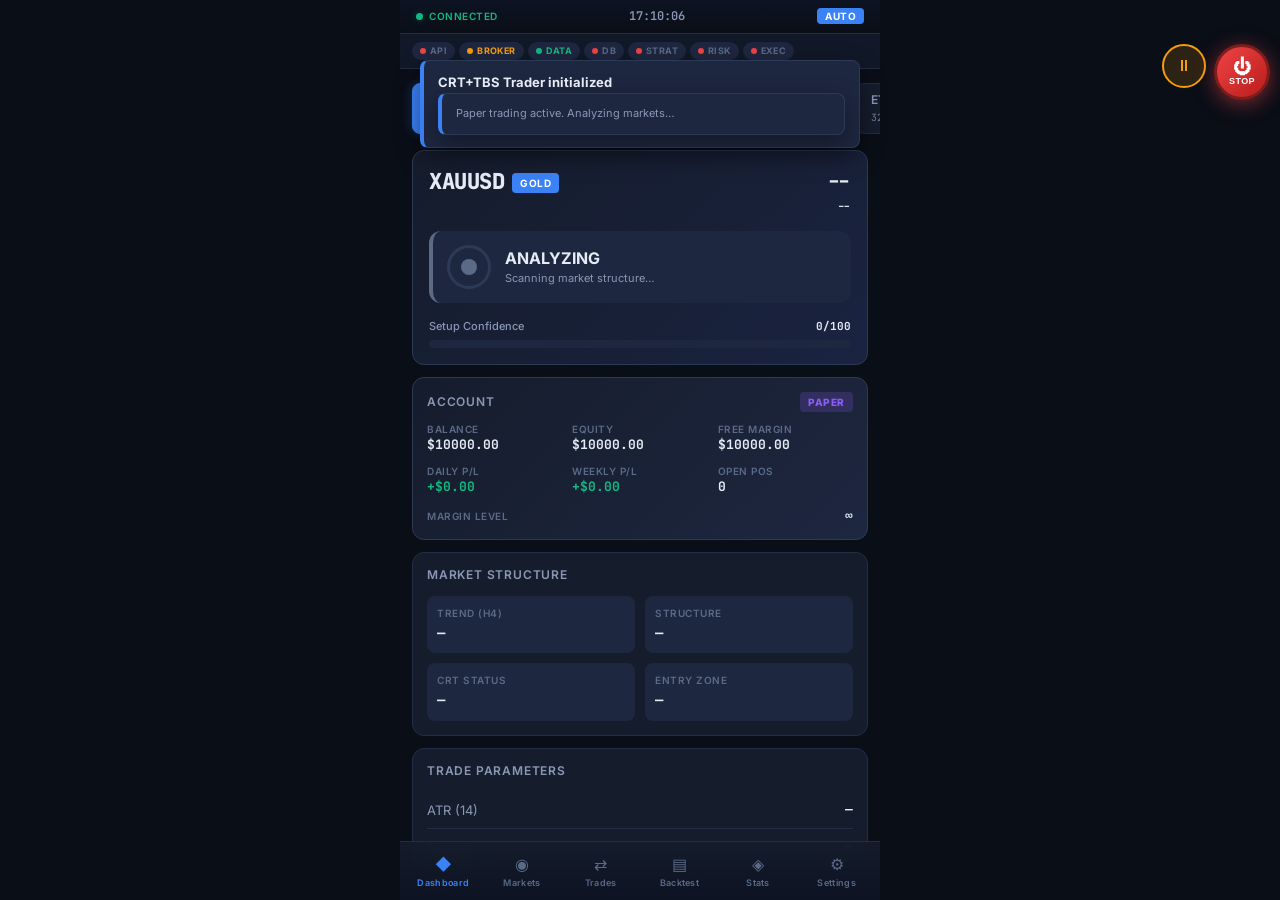
<file: index.html>
<!DOCTYPE html>
<html lang="en">
<head>
<meta charset="UTF-8">
<meta name="viewport" content="width=device-width, initial-scale=1.0, maximum-scale=1.0, user-scalable=no">
<meta name="theme-color" content="#0a0e17">
<meta name="apple-mobile-web-app-capable" content="yes">
<meta name="apple-mobile-web-app-status-bar-style" content="black-translucent">
<title>CRT+TBS Trader — Adaptive Multi-Asset</title>
<link rel="preconnect" href="https://fonts.googleapis.com">
<link rel="preconnect" href="https://fonts.gstatic.com" crossorigin>
<link href="https://fonts.googleapis.com/css2?family=Inter:wght@300;400;500;600;700;800&family=JetBrains+Mono:wght@400;500;600;700&display=swap" rel="stylesheet">
<link rel="manifest" href="manifest.json">
<link rel="stylesheet" href="css/styles.css">
<link rel="stylesheet" href="css/upgrade.css">
</head>
<body>

<div id="app">
  <!-- Status Bar -->
  <div class="status-bar">
    <div class="status-left">
      <span class="connection-dot connected" id="connDot"></span>
      <span class="conn-text" id="connText">CONNECTED</span>
    </div>
    <div class="status-center">
      <span id="clockDisplay">--:--</span>
    </div>
    <div class="status-right">
      <span id="sessionBadge" class="session-badge">AUTO</span>
    </div>
  </div>

  <!-- App Container -->
  <div class="app-container">

    <!-- ===== DASHBOARD TAB ===== -->
    <div class="tab-content active" id="tab-dashboard">

      <!-- Symbol Selector -->
      <div class="symbol-ribbon">
        <div class="symbol-tabs" id="symbolTabs">
          <!-- Populated by JS -->
        </div>
      </div>

      <!-- Main Signal Card -->
      <div class="card signal-card" id="signalCard">
        <div class="card-header">
          <div class="asset-info">
            <span class="asset-name" id="assetName">XAUUSD</span>
            <span class="asset-type-badge" id="assetType">GOLD</span>
          </div>
          <div class="asset-price-box">
            <span class="asset-price" id="assetPrice">--</span>
            <span class="asset-change" id="assetChange">--</span>
          </div>
        </div>

        <div class="signal-display">
          <div class="signal-badge" id="signalBadge">
            <div class="signal-ring"></div>
            <div class="signal-text">
              <span class="signal-label" id="signalLabel">ANALYZING</span>
              <span class="signal-sub" id="signalSub">Scanning market structure…</span>
            </div>
          </div>
        </div>

        <div class="confidence-bar-wrap">
          <div class="confidence-label-row">
            <span>Setup Confidence</span>
            <span class="conf-value" id="confValue">0/100</span>
          </div>
          <div class="confidence-track">
            <div class="confidence-fill" id="confFill" style="width:0%"></div>
          </div>
        </div>
      </div>

      <!-- Market Structure Grid -->
      <div class="card">
        <div class="card-title">Market Structure</div>
        <div class="grid-2">
          <div class="stat-block">
            <span class="stat-label">Trend (H4)</span>
            <span class="stat-value" id="trendValue">—</span>
          </div>
          <div class="stat-block">
            <span class="stat-label">Structure</span>
            <span class="stat-value" id="structureValue">—</span>
          </div>
          <div class="stat-block">
            <span class="stat-label">CRT Status</span>
            <span class="stat-value" id="crtStatus">—</span>
          </div>
          <div class="stat-block">
            <span class="stat-label">Entry Zone</span>
            <span class="stat-value" id="entryZone">—</span>
          </div>
        </div>
      </div>

      <!-- Trade Parameters -->
      <div class="card">
        <div class="card-title">Trade Parameters</div>
        <div class="param-list">
          <div class="param-row">
            <span class="p-label">ATR (14)</span>
            <span class="p-value mono" id="atrValue">—</span>
          </div>
          <div class="param-row">
            <span class="p-label">Spread</span>
            <span class="p-value mono" id="spreadValue">—</span>
          </div>
          <div class="param-row">
            <span class="p-label">Risk</span>
            <span class="p-value mono" id="riskValue">—</span>
          </div>
          <div class="param-row">
            <span class="p-label">Stop Loss</span>
            <span class="p-value mono red" id="slValue">—</span>
          </div>
          <div class="param-row">
            <span class="p-label">Take Profit</span>
            <span class="p-value mono green" id="tpValue">—</span>
          </div>
          <div class="param-row">
            <span class="p-label">R:R Ratio</span>
            <span class="p-value mono" id="rrValue">—</span>
          </div>
          <div class="param-row">
            <span class="p-label">Lot Size</span>
            <span class="p-value mono" id="lotValue">—</span>
          </div>
        </div>
      </div>

      <!-- Daily Performance -->
      <div class="card">
        <div class="card-title">Today's Performance</div>
        <div class="grid-4">
          <div class="stat-block mini">
            <span class="stat-label">Trades</span>
            <span class="stat-value small" id="todayTrades">0</span>
          </div>
          <div class="stat-block mini">
            <span class="stat-label">Win Rate</span>
            <span class="stat-value small" id="winRate">—</span>
          </div>
          <div class="stat-block mini">
            <span class="stat-label">P/L</span>
            <span class="stat-value small green" id="todayPL">$0.00</span>
          </div>
          <div class="stat-block mini">
            <span class="stat-label">Drawdown</span>
            <span class="stat-value small red" id="drawdown">0.0%</span>
          </div>
        </div>
        <div class="progress-row">
          <div class="progress-label">
            <span>Daily Risk Used</span>
            <span id="riskUsedLabel">0%</span>
          </div>
          <div class="progress-track">
            <div class="progress-fill risk" id="riskUsed" style="width:0%"></div>
          </div>
        </div>
        <div class="progress-row">
          <div class="progress-label">
            <span>Daily Progress</span>
            <span id="dailyProgressLabel">0%</span>
          </div>
          <div class="progress-track">
            <div class="progress-fill profit" id="dailyProgress" style="width:0%"></div>
          </div>
        </div>
      </div>

      <!-- Chart Area -->
      <div class="card chart-card">
        <div class="card-title">Price Action &amp; Structure</div>
        <canvas id="priceChart" class="price-canvas"></canvas>
        <div class="chart-legend">
          <span class="legend-item"><span class="legend-dot bull"></span>Bullish</span>
          <span class="legend-item"><span class="legend-dot bear"></span>Bearish</span>
          <span class="legend-item"><span class="legend-dot fvg"></span>FVG</span>
          <span class="legend-item"><span class="legend-dot liq"></span>Liquidity</span>
        </div>
      </div>

      <!-- Action Buttons -->
      <div class="action-bar">
        <button class="btn btn-secondary" id="btnPaper" onclick="togglePaperMode()">
          <span class="btn-icon">📊</span><span>Paper Trading</span>
        </button>
        <button class="btn btn-primary" id="btnTrade" onclick="toggleAutoTrading()">
          <span class="btn-icon">▶</span><span id="btnTradeText">Start Auto Trade</span>
        </button>
      </div>
    </div>

    <!-- ===== MARKETS TAB ===== -->
    <div class="tab-content" id="tab-markets">
      <div class="page-title">Markets</div>
      <div class="search-box">
        <input type="text" id="marketSearch" placeholder="Search symbols…" oninput="filterMarkets()">
      </div>
      <div class="asset-class-tabs" id="assetClassTabs">
        <!-- JS populated -->
      </div>
      <div class="market-list" id="marketList">
        <!-- JS populated -->
      </div>
    </div>

    <!-- ===== TRADES TAB ===== -->
    <div class="tab-content" id="tab-trades">
      <div class="page-title">Open Positions</div>
      <div class="trades-subtabs">
        <button class="subtab active" data-stab="open" onclick="switchTradesTab('open')">Open (<span id="openCount">0</span>)</button>
        <button class="subtab" data-stab="pending" onclick="switchTradesTab('pending')">Pending (<span id="pendingCount">0</span>)</button>
        <button class="subtab" data-stab="history" onclick="switchTradesTab('history')">History</button>
      </div>
      <div id="tradesList" class="trades-list">
        <div class="empty-state">No open positions</div>
      </div>
    </div>

    <!-- ===== BACKTEST TAB ===== -->
    <div class="tab-content" id="tab-backtest">
      <div class="page-title">Backtesting</div>
      <div class="card">
        <div class="card-title">Strategy Comparison</div>
        <div class="form-group">
          <label>Symbol</label>
          <select id="btSymbol" class="form-select"></select>
        </div>
        <div class="form-group">
          <label>Timeframe</label>
          <select id="btTimeframe" class="form-select">
            <option value="M5">M5</option>
            <option value="M15" selected>M15</option>
            <option value="H1">H1</option>
            <option value="H4">H4</option>
          </select>
        </div>
        <div class="form-group">
          <label>Initial Balance</label>
          <input type="number" id="btBalance" class="form-input" value="10000">
        </div>
        <div class="form-group">
          <label>Bars to Simulate</label>
          <input type="number" id="btBars" class="form-input" value="2000">
        </div>
        <button class="btn btn-primary full" onclick="runBacktest()">Run Backtest</button>
      </div>

      <div class="card" id="btResults" style="display:none">
        <div class="card-title">Results</div>
        <div class="grid-3">
          <div class="stat-block"><span class="stat-label">Total Trades</span><span class="stat-value" id="btTrades">0</span></div>
          <div class="stat-block"><span class="stat-label">Win Rate</span><span class="stat-value" id="btWinRate">—</span></div>
          <div class="stat-block"><span class="stat-label">Net Profit</span><span class="stat-value green" id="btProfit">$0</span></div>
          <div class="stat-block"><span class="stat-label">Profit Factor</span><span class="stat-value" id="btPF">—</span></div>
          <div class="stat-block"><span class="stat-label">Max DD</span><span class="stat-value red" id="btDD">0%</span></div>
          <div class="stat-block"><span class="stat-label">Avg RR</span><span class="stat-value" id="btRR">—</span></div>
        </div>
        <div class="bt-equity-wrap">
          <canvas id="equityChart" class="equity-canvas"></canvas>
        </div>
      </div>
    </div>

    <!-- ===== SETTINGS TAB ===== -->
    <div class="tab-content" id="tab-settings">
      <div class="page-title">Settings</div>

      <div class="card">
        <div class="card-title">Trading Mode</div>
        <div class="mode-selector" id="modeSelector">
          <button class="mode-btn active" data-mode="auto">Auto</button>
          <button class="mode-btn" data-mode="scalping">Scalping</button>
          <button class="mode-btn" data-mode="intraday">Intraday</button>
          <button class="mode-btn" data-mode="swing">Swing</button>
        </div>
      </div>

      <div class="card">
        <div class="card-title">Risk Management</div>
        <div class="form-group">
          <label>Risk Profile</label>
          <select id="riskProfile" class="form-select" onchange="updateRiskProfile()">
            <option value="conservative">Conservative (0.5%)</option>
            <option value="balanced" selected>Balanced (1%)</option>
            <option value="aggressive">Aggressive (2%)</option>
            <option value="custom">Custom</option>
          </select>
        </div>
        <div class="form-group">
          <label>Risk Per Trade (%)</label>
          <input type="range" id="riskSlider" min="0.1" max="5" step="0.1" value="1" oninput="updateRiskDisplay()">
          <div class="range-val" id="riskSliderVal">1.0%</div>
        </div>
        <div class="form-group">
          <label>Minimum Confidence Threshold</label>
          <input type="range" id="confSlider" min="50" max="95" step="1" value="75" oninput="updateConfDisplay()">
          <div class="range-val" id="confSliderVal">75/100</div>
        </div>
        <div class="form-group">
          <label>Minimum Risk:Reward</label>
          <input type="range" id="rrSlider" min="1" max="5" step="0.1" value="2" oninput="updateRRDisplay()">
          <div class="range-val" id="rrSliderVal">1:2.0</div>
        </div>
        <div class="form-group switch-row">
          <label>Small Account Mode</label>
          <label class="switch"><input type="checkbox" id="smallAccountMode"><span class="slider-sw"></span></label>
        </div>
        <div class="form-group switch-row">
          <label>Partial Profit Taking (TP1/TP2/TP3)</label>
          <label class="switch"><input type="checkbox" id="partialTP" checked><span class="slider-sw"></span></label>
        </div>
        <div class="form-group switch-row">
          <label>Break-Even After TP1</label>
          <label class="switch"><input type="checkbox" id="breakEven" checked><span class="slider-sw"></span></label>
        </div>
        <div class="form-group switch-row">
          <label>Trailing Stop</label>
          <label class="switch"><input type="checkbox" id="trailingStop" checked><span class="slider-sw"></span></label>
        </div>
      </div>

      <div class="card">
        <div class="card-title">Daily Limits</div>
        <div class="form-group">
          <label>Max Daily Loss (%)</label>
          <input type="number" id="maxDailyLoss" class="form-input" value="5" step="0.5">
        </div>
        <div class="form-group">
          <label>Daily Profit Target (%)</label>
          <input type="number" id="dailyTarget" class="form-input" value="3" step="0.5">
        </div>
        <div class="form-group">
          <label>Max Trades Per Day</label>
          <input type="number" id="maxDailyTrades" class="form-input" value="10">
        </div>
        <div class="form-group">
          <label>Max Consecutive Losses</label>
          <input type="number" id="maxConsecLoss" class="form-input" value="5">
        </div>
        <div class="form-group switch-row">
          <label>Stop Trading at Daily Target</label>
          <label class="switch"><input type="checkbox" id="stopAtTarget" checked><span class="slider-sw"></span></label>
        </div>
      </div>

      <div class="card">
        <div class="card-title">News Filter</div>
        <div class="form-group">
          <label>News Filter Level</label>
          <select id="newsFilter" class="form-select">
            <option value="off">OFF</option>
            <option value="low">Low Impact Only</option>
            <option value="high" selected>High Impact Filter</option>
            <option value="all">No Trading Around Major News</option>
          </select>
        </div>
      </div>

      <div class="card">
        <div class="card-title">Broker Connection</div>
        <div class="form-group">
          <label>Execution Mode</label>
          <div class="mode-selector" id="executionMode">
            <button class="mode-btn active" data-exec="demo">Demo (Simulated)</button>
            <button class="mode-btn" data-exec="live" id="liveExecBtn">Live</button>
          </div>
          <div class="risk-warning" id="riskWarning" style="display:none">
            <strong>⚠️ Real-money trading carries substantial risk.</strong><br>
            Automated strategies can and will lose money. Never trade with capital you cannot afford to lose.
            Past or simulated performance is not indicative of future results.
          </div>
        </div>
        <div class="form-group">
          <label>Broker / Endpoint</label>
          <select id="brokerSelect" class="form-select" onchange="UI.renderBrokerFields()">
            <option value="simulated">Simulated (Paper Trading)</option>
            <option value="metaapi">MetaTrader via MetaApi.cloud (Exness, IC Markets, etc.)</option>
            <option value="mt5-local">MetaTrader 5 (self-hosted Windows VPS bridge)</option>
            <option value="ctrader">cTrader Open API</option>
            <option value="binance">Binance (Crypto)</option>
            <option value="coinbase">Coinbase Advanced Trade</option>
          </select>
        </div>
        <div id="brokerFields"></div>
        <div class="form-group">
          <label>Account Balance (for simulation / display)</label>
          <input type="number" id="accountBalance" class="form-input" value="10000" step="100">
        </div>
        <div class="demo-gate" id="demoGate" style="display:none">
          <div class="gate-label">Demo Performance Gate</div>
          <div class="gate-stats" id="gateStats">Complete 50+ demo trades with ≥55% win rate and <5% max DD to enable live trading.</div>
          <div class="gate-progress">
            <div class="gate-bar"><div class="gate-fill" id="gateFill" style="width:0%"></div></div>
            <div class="gate-pct" id="gatePct">0%</div>
          </div>
          <div class="gate-status" id="gateStatus">LOCKED</div>
        </div>
        <button class="btn btn-secondary full" onclick="saveSettings()">Save Settings</button>
        <button class="btn btn-primary full" id="connectBtn" onclick="BrokerUI.connect()" style="margin-top:8px;display:none">Connect Broker</button>
      </div>

      <div class="app-footer">
        <div>CRT + TBS Adaptive Trader v1.0</div>
        <div class="footer-sub">Capital Preservation First</div>
      </div>
    </div>

    <!-- ===== STATS TAB ===== -->
    <div class="tab-content" id="tab-stats">
      <div class="page-title">Performance Statistics</div>
      <div class="card">
        <div class="card-title">Per-Asset Performance</div>
        <div id="assetStats" class="asset-stats-list"></div>
      </div>
      <div class="card">
        <div class="card-title">Strategy Optimization</div>
        <div class="insights-list" id="insightsList">
          <div class="empty-state">Collecting trading data… Run trades or backtest to generate insights.</div>
        </div>
      </div>
    </div>

  </div>

  <!-- Bottom Nav -->
  <nav class="bottom-nav">
    <button class="nav-btn active" data-tab="dashboard" onclick="switchTab('dashboard')">
      <span class="nav-icon">◆</span><span class="nav-label">Dashboard</span>
    </button>
    <button class="nav-btn" data-tab="markets" onclick="switchTab('markets')">
      <span class="nav-icon">◉</span><span class="nav-label">Markets</span>
    </button>
    <button class="nav-btn" data-tab="trades" onclick="switchTab('trades')">
      <span class="nav-icon">⇄</span><span class="nav-label">Trades</span>
    </button>
    <button class="nav-btn" data-tab="backtest" onclick="switchTab('backtest')">
      <span class="nav-icon">▤</span><span class="nav-label">Backtest</span>
    </button>
    <button class="nav-btn" data-tab="stats" onclick="switchTab('stats')">
      <span class="nav-icon">◈</span><span class="nav-label">Stats</span>
    </button>
    <button class="nav-btn" data-tab="settings" onclick="switchTab('settings')">
      <span class="nav-icon">⚙</span><span class="nav-label">Settings</span>
    </button>
  </nav>

  <!-- Toast Notifications -->
  <div id="toastContainer" class="toast-container"></div>

  <!-- Trade Alert Modal -->
  <div id="alertModal" class="modal-overlay" onclick="if(event.target===this)closeModal()">
    <div class="modal">
      <div class="modal-header">
        <span id="modalTitle">Signal Alert</span>
        <button class="modal-close" onclick="closeModal()">✕</button>
      </div>
      <div class="modal-body" id="modalBody"></div>
    </div>
  </div>
</div>

<script src="js/assetProfiles.js"></script>
<script src="js/assetDetector.js"></script>
<script src="js/dataFeed.js"></script>
<script src="js/marketStructure.js"></script>
<script src="js/volatilityEngine.js"></script>
<script src="js/strategy.js"></script>
<script src="js/riskManager.js"></script>
<script src="js/executionEngine.js"></script>
<script src="js/notifications.js"></script>
<script src="js/statistics.js"></script>
<script src="js/backtest.js"></script>
<script src="js/charts.js"></script>
<script src="js/ui.js"></script>
<script src="js/brokerAdapters.js"></script>
<script src="js/brokerUI.js"></script>
<script src="js/upgrade.js"></script>
<script src="js/app.js"></script>

</body>
</html>
</file>
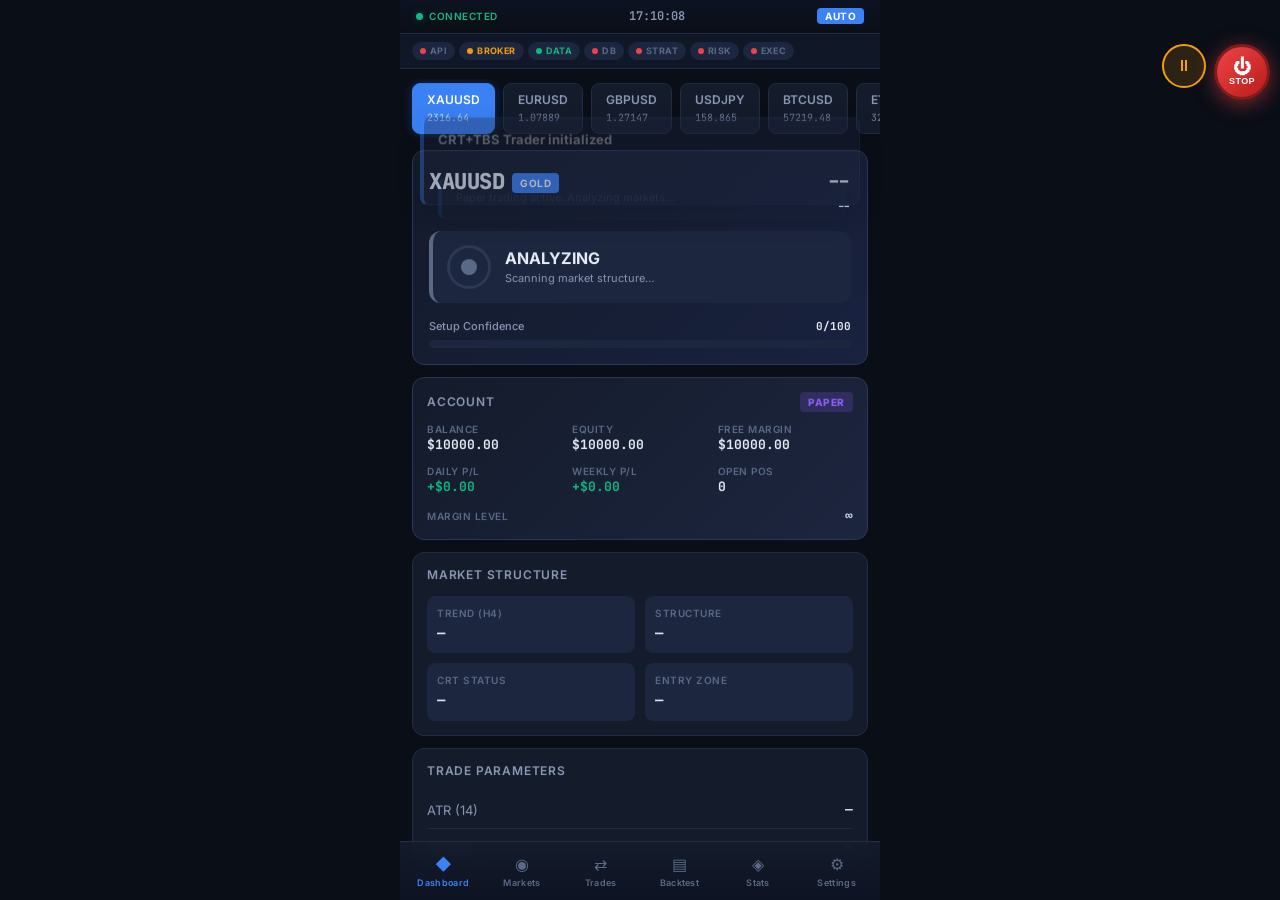
<file: mobile/index.html>
<!DOCTYPE html><html><head><meta charset="utf-8"><title>CRT+TBS Trader</title>
<meta http-equiv="refresh" content="0; url=../"></head>
<body style="background:#0a0e17;color:#e6ecf5;font-family:Inter,sans-serif;display:flex;align-items:center;justify-content:center;height:100dvh">
<div style="text-align:center"><div style="font-size:22px;font-weight:800">CRT+TBS Trader</div>
<a href="../" style="color:#3b82f6;display:block;margin-top:16px">Open app →</a></div></body></html>
</file>
<file: css/styles.css>
/* ===== CRT+TBS Adaptive Trader — Mobile-First Dark UI ===== */
:root {
  --bg-primary: #0a0e17;
  --bg-secondary: #111827;
  --bg-card: #151c2c;
  --bg-card-hover: #1a2336;
  --bg-elevated: #1e2740;
  --border: #232d45;
  --border-light: #2d3a56;

  --text-primary: #e6ecf5;
  --text-secondary: #8a98b5;
  --text-muted: #5a6a87;

  --accent: #3b82f6;
  --accent-glow: rgba(59,130,246,0.3);
  --green: #10b981;
  --green-dim: rgba(16,185,129,0.15);
  --green-glow: rgba(16,185,129,0.3);
  --red: #ef4444;
  --red-dim: rgba(239,68,68,0.15);
  --red-glow: rgba(239,68,68,0.3);
  --yellow: #f59e0b;
  --yellow-dim: rgba(245,158,11,0.15);
  --purple: #8b5cf6;
  --purple-dim: rgba(139,92,246,0.15);
  --cyan: #06b6d4;
  --cyan-dim: rgba(6,182,212,0.15);

  --font-main: 'Inter', -apple-system, BlinkMacSystemFont, sans-serif;
  --font-mono: 'JetBrains Mono', 'Courier New', monospace;

  --radius: 12px;
  --radius-sm: 8px;
  --radius-lg: 16px;

  --safe-top: env(safe-area-inset-top, 0px);
  --safe-bottom: env(safe-area-inset-bottom, 0px);
}

* { margin:0; padding:0; box-sizing:border-box; -webkit-tap-highlight-color:transparent; }

html, body {
  height:100%;
  width:100%;
  overflow:hidden;
  background: var(--bg-primary);
  color: var(--text-primary);
  font-family: var(--font-main);
  font-size: 14px;
  line-height: 1.4;
  -webkit-font-smoothing: antialiased;
}

#app {
  display:flex; flex-direction:column;
  height:100dvh; width:100vw;
  max-width:480px; margin:0 auto;
  background: var(--bg-primary);
  position:relative;
}

/* ===== Status Bar ===== */
.status-bar {
  display:flex; align-items:center; justify-content:space-between;
  padding: calc(8px + var(--safe-top)) 16px 8px;
  background: linear-gradient(180deg, #0d1322 0%, var(--bg-primary) 100%);
  font-size: 11px; font-weight:600;
  border-bottom: 1px solid var(--border);
  flex-shrink:0;
}
.status-left { display:flex; align-items:center; gap:6px; }
.connection-dot { width:7px; height:7px; border-radius:50%; }
.connection-dot.connected { background: var(--green); box-shadow:0 0 8px var(--green-glow); }
.connection-dot.disconnected { background: var(--red); }
.conn-text { color: var(--green); letter-spacing:0.5px; font-size:10px; }
#clockDisplay { font-family: var(--font-mono); color: var(--text-secondary); font-size:12px; }
.session-badge {
  background: var(--accent);
  color:#fff; padding:2px 8px; border-radius:4px;
  font-size:10px; font-weight:700; letter-spacing:0.5px;
}

/* ===== App Container ===== */
.app-container {
  flex:1; overflow-y:auto; overflow-x:hidden;
  -webkit-overflow-scrolling:touch;
  padding: 12px 12px 80px;
}
.tab-content { display:none; animation: fadeIn 0.25s ease; }
.tab-content.active { display:block; }

@keyframes fadeIn { from{opacity:0; transform:translateY(4px);} to{opacity:1; transform:translateY(0);} }
@keyframes pulse { 0%,100%{opacity:1;} 50%{opacity:0.5;} }
@keyframes slideUp { from{transform:translateY(100%);opacity:0;} to{transform:translateY(0);opacity:1;} }
@keyframes glowPulse {
  0%,100%{box-shadow:0 0 0 0 var(--glow-color,var(--accent-glow));}
  50%{box-shadow:0 0 20px 4px var(--glow-color,var(--accent-glow));}
}

/* ===== Symbol Ribbon ===== */
.symbol-ribbon {
  margin: -2px -12px 12px;
  padding: 0 12px;
  overflow-x:auto;
  -webkit-overflow-scrolling:touch;
  scrollbar-width:none;
}
.symbol-ribbon::-webkit-scrollbar { display:none; }
.symbol-tabs { display:flex; gap:8px; padding:4px 0; }
.symbol-tab {
  flex-shrink:0;
  padding: 8px 14px;
  background: var(--bg-card);
  border: 1px solid var(--border);
  border-radius: var(--radius-sm);
  font-size:12px; font-weight:600;
  color: var(--text-secondary);
  cursor:pointer;
  transition: all 0.15s;
  white-space:nowrap;
}
.symbol-tab.active {
  background: var(--accent);
  border-color: var(--accent);
  color:#fff;
  box-shadow:0 0 12px var(--accent-glow);
}
.symbol-tab .sym-price { font-family:var(--font-mono); font-size:10px; font-weight:400; opacity:0.8; margin-top:2px; display:block;}
.symbol-tab.active .sym-price { color:rgba(255,255,255,0.85); }

/* ===== Cards ===== */
.card {
  background: var(--bg-card);
  border:1px solid var(--border);
  border-radius: var(--radius);
  padding:14px;
  margin-bottom:12px;
}
.card-title {
  font-size:12px; font-weight:600;
  color: var(--text-secondary);
  text-transform:uppercase;
  letter-spacing:0.8px;
  margin-bottom:12px;
}

/* ===== Signal Card ===== */
.signal-card {
  background: linear-gradient(135deg, var(--bg-card) 0%, #1a2340 100%);
  border-color: var(--border-light);
  padding:16px;
}
.card-header {
  display:flex; justify-content:space-between; align-items:flex-start;
  margin-bottom:16px;
}
.asset-info { display:flex; align-items:center; gap:8px; }
.asset-name { font-size:22px; font-weight:800; letter-spacing:-0.5px; font-family:var(--font-mono); }
.asset-type-badge {
  font-size:10px; font-weight:700;
  padding:3px 8px; border-radius:4px;
  background: var(--accent); color:#fff;
  text-transform:uppercase; letter-spacing:0.5px;
}
.asset-type-badge.forex { background: var(--accent); }
.asset-type-badge.gold { background: var(--yellow); }
.asset-type-badge.crypto { background: var(--orange, #f97316); }
.asset-type-badge.index { background: var(--purple); }
.asset-price-box { text-align:right; }
.asset-price { font-family:var(--font-mono); font-size:20px; font-weight:700; display:block; }
.asset-change { font-size:11px; font-weight:600; font-family:var(--font-mono); }
.asset-change.up { color:var(--green); }
.asset-change.down { color:var(--red); }

.signal-display { margin: 16px 0; }
.signal-badge {
  display:flex; align-items:center; gap:14px;
  padding:14px;
  background: var(--bg-elevated);
  border-radius: var(--radius);
  border-left:4px solid var(--text-muted);
  transition: all 0.3s;
}
.signal-badge.buy {
  border-left-color: var(--green);
  background: linear-gradient(90deg, rgba(16,185,129,0.1) 0%, var(--bg-elevated) 70%);
}
.signal-badge.sell {
  border-left-color: var(--red);
  background: linear-gradient(90deg, rgba(239,68,68,0.1) 0%, var(--bg-elevated) 70%);
}
.signal-badge.waiting {
  border-left-color: var(--yellow);
}
.signal-ring {
  width:44px; height:44px; border-radius:50%;
  border:3px solid var(--border-light);
  flex-shrink:0;
  display:flex; align-items:center; justify-content:center;
  position:relative;
}
.signal-badge.buy .signal-ring { border-color: var(--green); box-shadow:0 0 16px var(--green-glow); }
.signal-badge.sell .signal-ring { border-color: var(--red); box-shadow:0 0 16px var(--red-glow); }
.signal-badge.waiting .signal-ring { border-color: var(--yellow); animation:pulse 2s infinite; }
.signal-ring::after {
  content:''; width:16px; height:16px; border-radius:50%;
  background: var(--text-muted);
}
.signal-badge.buy .signal-ring::after { background:var(--green); }
.signal-badge.sell .signal-ring::after { background:var(--red); }
.signal-badge.waiting .signal-ring::after { background:var(--yellow); }
.signal-text { flex:1; }
.signal-label { font-size:16px; font-weight:700; display:block; }
.signal-badge.buy .signal-label { color:var(--green); }
.signal-badge.sell .signal-label { color:var(--red); }
.signal-sub { font-size:11px; color:var(--text-secondary); margin-top:2px; display:block;}

.confidence-bar-wrap { margin-top:14px; }
.confidence-label-row {
  display:flex; justify-content:space-between;
  font-size:11px; color:var(--text-secondary);
  margin-bottom:6px; font-weight:500;
}
.conf-value { font-family:var(--font-mono); color:var(--text-primary); font-weight:700; }
.confidence-track {
  height:8px; background:var(--bg-elevated);
  border-radius:4px; overflow:hidden;
}
.confidence-fill {
  height:100%; border-radius:4px;
  background: linear-gradient(90deg, var(--red) 0%, var(--yellow) 40%, var(--green) 100%);
  transition: width 0.5s ease;
}

/* ===== Grids ===== */
.grid-2 { display:grid; grid-template-columns:1fr 1fr; gap:10px; }
.grid-3 { display:grid; grid-template-columns:1fr 1fr 1fr; gap:10px; }
.grid-4 { display:grid; grid-template-columns:1fr 1fr 1fr 1fr; gap:8px; }

.stat-block {
  background: var(--bg-elevated);
  padding:10px;
  border-radius:var(--radius-sm);
  display:flex; flex-direction:column; gap:4px;
}
.stat-block.mini { padding:8px 6px; align-items:center; text-align:center;}
.stat-label { font-size:10px; color:var(--text-muted); text-transform:uppercase; letter-spacing:0.5px; font-weight:600;}
.stat-value { font-size:14px; font-weight:700; font-family:var(--font-mono); }
.stat-value.small { font-size:13px; }
.stat-value.green { color:var(--green); }
.stat-value.red { color:var(--red); }
.stat-value.bull { color:var(--green); }
.stat-value.bear { color:var(--red); }
.p-value.mono { font-family:var(--font-mono); font-weight:600; }
.p-value.green { color:var(--green); }
.p-value.red { color:var(--red); }

/* ===== Param List ===== */
.param-list { display:flex; flex-direction:column; gap:0; }
.param-row {
  display:flex; justify-content:space-between; align-items:center;
  padding:9px 0;
  border-bottom:1px solid var(--border);
  font-size:13px;
}
.param-row:last-child { border-bottom:none; }
.p-label { color:var(--text-secondary); }
.p-value { font-size:13px; color:var(--text-primary); }

/* ===== Progress Rows ===== */
.progress-row { margin-top:12px; }
.progress-row:first-of-type { margin-top:14px; }
.progress-label {
  display:flex; justify-content:space-between;
  font-size:11px; color:var(--text-secondary); margin-bottom:5px; font-weight:500;
}
.progress-track {
  height:6px; background:var(--bg-elevated); border-radius:3px; overflow:hidden;
}
.progress-fill { height:100%; border-radius:3px; transition:width 0.5s; }
.progress-fill.risk { background: linear-gradient(90deg, var(--green), var(--yellow), var(--red)); }
.progress-fill.profit { background: linear-gradient(90deg, var(--accent), var(--green)); }

/* ===== Chart ===== */
.chart-card { padding:14px; }
.price-canvas { width:100%; height:200px; display:block; }
.chart-legend {
  display:flex; gap:12px; margin-top:8px; flex-wrap:wrap;
}
.legend-item {
  display:flex; align-items:center; gap:5px;
  font-size:10px; color:var(--text-muted);
}
.legend-dot { width:8px; height:8px; border-radius:2px; }
.legend-dot.bull { background:var(--green); }
.legend-dot.bear { background:var(--red); }
.legend-dot.fvg { background:var(--cyan); }
.legend-dot.liq { background:var(--yellow); }

/* ===== Action Buttons ===== */
.action-bar {
  display:grid; grid-template-columns:1fr 1.5fr; gap:10px;
  margin-top:4px; margin-bottom:16px;
}
.btn {
  display:flex; align-items:center; justify-content:center; gap:8px;
  padding:14px 16px;
  border:none; border-radius:var(--radius);
  font-family:var(--font-main); font-size:14px; font-weight:700;
  cursor:pointer;
  transition: all 0.15s;
  letter-spacing:0.3px;
}
.btn:active { transform:scale(0.97); }
.btn.full { width:100%; }
.btn-primary {
  background: linear-gradient(135deg, var(--accent) 0%, #2563eb 100%);
  color:#fff;
  box-shadow:0 4px 12px var(--accent-glow);
}
.btn-primary.active {
  background: linear-gradient(135deg, var(--red) 0%, #dc2626 100%);
  box-shadow:0 4px 12px var(--red-glow);
}
.btn-secondary {
  background: var(--bg-elevated);
  color:var(--text-primary);
  border:1px solid var(--border);
}
.btn-icon { font-size:12px; }

/* ===== Page Titles ===== */
.page-title {
  font-size:22px; font-weight:800;
  margin:4px 0 16px;
  letter-spacing:-0.5px;
}

/* ===== Search ===== */
.search-box { margin-bottom:12px; }
.search-box input {
  width:100%; padding:11px 14px;
  background:var(--bg-card); border:1px solid var(--border);
  border-radius:var(--radius-sm);
  color:var(--text-primary); font-family:var(--font-main); font-size:14px;
  outline:none;
}
.search-box input:focus { border-color:var(--accent); }

/* ===== Asset Class Tabs ===== */
.asset-class-tabs {
  display:flex; gap:6px; margin-bottom:12px;
  overflow-x:auto; scrollbar-width:none;
}
.asset-class-tabs::-webkit-scrollbar { display:none; }
.class-tab {
  flex-shrink:0;
  padding:7px 14px;
  background:var(--bg-card); border:1px solid var(--border);
  border-radius:20px; font-size:12px; font-weight:600;
  color:var(--text-secondary); cursor:pointer; transition:all 0.15s;
}
.class-tab.active { background:var(--accent); border-color:var(--accent); color:#fff;}

/* ===== Market List ===== */
.market-list { display:flex; flex-direction:column; gap:8px; }
.market-item {
  display:flex; align-items:center; justify-content:space-between;
  padding:12px 14px;
  background:var(--bg-card); border:1px solid var(--border);
  border-radius:var(--radius-sm);
  cursor:pointer; transition:all 0.15s;
}
.market-item:active { background:var(--bg-card-hover); }
.market-item.active { border-color:var(--accent); background:var(--bg-card-hover); }
.mi-left { display:flex; align-items:center; gap:12px; }
.mi-icon {
  width:38px; height:38px; border-radius:8px;
  display:flex; align-items:center; justify-content:center;
  font-size:16px; font-weight:800; font-family:var(--font-mono);
  flex-shrink:0;
}
.mi-icon.forex { background:rgba(59,130,246,0.15); color:var(--accent); }
.mi-icon.gold { background:rgba(245,158,11,0.15); color:var(--yellow); }
.mi-icon.crypto { background:rgba(249,115,22,0.15); color:#f97316; }
.mi-icon.index { background:rgba(139,92,246,0.15); color:var(--purple); }
.mi-sym { font-weight:700; font-family:var(--font-mono); font-size:14px; }
.mi-name { font-size:11px; color:var(--text-muted); margin-top:2px; }
.mi-right { text-align:right; }
.mi-price { font-family:var(--font-mono); font-weight:700; font-size:14px; }
.mi-chg { font-size:11px; font-weight:600; font-family:var(--font-mono); margin-top:2px; }
.mi-chg.up { color:var(--green); }
.mi-chg.down { color:var(--red); }
.mi-spread { font-size:10px; color:var(--text-muted); margin-top:2px; }

/* ===== Trades ===== */
.trades-subtabs {
  display:flex; gap:6px; margin-bottom:12px;
  background:var(--bg-card); border-radius:var(--radius-sm); padding:4px;
}
.subtab {
  flex:1; padding:8px; border:none;
  background:transparent; color:var(--text-secondary);
  font-family:var(--font-main); font-size:12px; font-weight:600;
  border-radius:6px; cursor:pointer; transition:all 0.15s;
}
.subtab.active { background:var(--accent); color:#fff; }
.trades-list { display:flex; flex-direction:column; gap:8px; }

.trade-item {
  background:var(--bg-card); border:1px solid var(--border);
  border-radius:var(--radius-sm); padding:12px 14px;
  border-left:4px solid var(--text-muted);
}
.trade-item.buy { border-left-color:var(--green); }
.trade-item.sell { border-left-color:var(--red); }
.trade-header {
  display:flex; justify-content:space-between; align-items:center;
  margin-bottom:8px;
}
.trade-sym { font-weight:800; font-family:var(--font-mono); font-size:15px; }
.trade-side {
  font-size:10px; font-weight:700; padding:2px 8px; border-radius:4px;
  text-transform:uppercase; letter-spacing:0.5px;
}
.trade-side.buy { background:var(--green-dim); color:var(--green); }
.trade-side.sell { background:var(--red-dim); color:var(--red); }
.trade-grid {
  display:grid; grid-template-columns:1fr 1fr 1fr; gap:8px;
  font-size:11px;
}
.trade-grid .tg-label { color:var(--text-muted); font-size:9px; text-transform:uppercase; letter-spacing:0.5px; font-weight:600; margin-bottom:2px; }
.trade-grid .tg-val { font-family:var(--font-mono); font-weight:600; font-size:12px; }
.tg-val.profit { color:var(--green); }
.tg-val.loss { color:var(--red); }
.trade-footer {
  display:flex; justify-content:space-between; align-items:center;
  margin-top:10px; padding-top:8px; border-top:1px solid var(--border);
}
.trade-progress { flex:1; margin:0 10px; }
.trade-close-btn {
  background:var(--red-dim); color:var(--red);
  border:none; padding:6px 12px; border-radius:6px;
  font-size:11px; font-weight:700; cursor:pointer; font-family:var(--font-main);
}

.empty-state {
  text-align:center; padding:40px 20px;
  color:var(--text-muted); font-size:13px;
}

/* ===== Forms ===== */
.form-group { margin-bottom:14px; }
.form-group:last-child { margin-bottom:0; }
.form-group label {
  display:block; font-size:11px; font-weight:600;
  color:var(--text-secondary); text-transform:uppercase; letter-spacing:0.5px;
  margin-bottom:6px;
}
.form-input, .form-select {
  width:100%; padding:11px 14px;
  background:var(--bg-elevated); border:1px solid var(--border);
  border-radius:var(--radius-sm);
  color:var(--text-primary); font-family:var(--font-main); font-size:14px;
  outline:none;
  -webkit-appearance:none;
}
.form-select {
  background-image: url("data:image/svg+xml,%3Csvg xmlns='http://www.w3.org/2000/svg' width='12' height='8' viewBox='0 0 12 8'%3E%3Cpath fill='%238a98b5' d='M6 8L0 0h12z'/%3E%3C/svg%3E");
  background-repeat:no-repeat;
  background-position:right 14px center;
  padding-right:34px;
}
.form-input:focus, .form-select:focus { border-color:var(--accent); }

input[type="range"] {
  width:100%; -webkit-appearance:none; appearance:none;
  height:6px; border-radius:3px;
  background:var(--bg-elevated); outline:none;
  margin:8px 0 4px;
}
input[type="range"]::-webkit-slider-thumb {
  -webkit-appearance:none; appearance:none;
  width:20px; height:20px; border-radius:50%;
  background:var(--accent); cursor:pointer;
  box-shadow:0 0 8px var(--accent-glow);
  border:2px solid #fff;
}
.range-val {
  text-align:right; font-family:var(--font-mono); font-weight:700; font-size:13px;
  color:var(--accent);
}

/* Switch */
.switch-row {
  display:flex !important; justify-content:space-between; align-items:center;
}
.switch-row label { margin-bottom:0 !important; }
.switch { position:relative; display:inline-block; width:46px; height:26px; flex-shrink:0; }
.switch input { opacity:0; width:0; height:0; }
.slider-sw {
  position:absolute; cursor:pointer; top:0; left:0; right:0; bottom:0;
  background:var(--bg-elevated); border:1px solid var(--border);
  border-radius:13px; transition:0.2s;
}
.slider-sw:before {
  content:""; position:absolute;
  height:18px; width:18px; left:3px; bottom:3px;
  background:var(--text-muted); border-radius:50%; transition:0.2s;
}
.switch input:checked + .slider-sw { background:var(--accent); border-color:var(--accent); }
.switch input:checked + .slider-sw:before { transform:translateX(20px); background:#fff; }

/* Mode Selector */
.mode-selector {
  display:grid; grid-template-columns:1fr 1fr; gap:6px;
}
.mode-btn {
  padding:11px 8px;
  background:var(--bg-elevated); border:1px solid var(--border);
  border-radius:var(--radius-sm);
  color:var(--text-secondary); font-family:var(--font-main); font-size:13px; font-weight:600;
  cursor:pointer; transition:all 0.15s;
}
.mode-btn.active {
  background:var(--accent); border-color:var(--accent); color:#fff;
  box-shadow:0 0 12px var(--accent-glow);
}

/* ===== Backtest ===== */
.bt-equity-wrap { margin-top:12px; }
.equity-canvas { width:100%; height:140px; display:block; }

/* ===== Stats ===== */
.asset-stats-list { display:flex; flex-direction:column; gap:8px; }
.asset-stat-row {
  display:flex; justify-content:space-between; align-items:center;
  padding:10px 0; border-bottom:1px solid var(--border);
}
.asset-stat-row:last-child { border-bottom:none; }
.as-left { display:flex; align-items:center; gap:10px; }
.as-sym { font-weight:700; font-family:var(--font-mono); font-size:13px; }
.as-wr { font-size:11px; color:var(--text-muted); margin-left:6px; }
.as-right { display:flex; gap:10px; font-family:var(--font-mono); font-size:12px; font-weight:600; }
.as-pnl.green { color:var(--green); }
.as-pnl.red { color:var(--red); }
.as-trades { color:var(--text-muted); }

.insights-list { display:flex; flex-direction:column; gap:8px; }
.insight-item {
  padding:10px 12px;
  background:var(--bg-elevated); border-radius:var(--radius-sm);
  border-left:3px solid var(--accent);
  font-size:12px; line-height:1.5;
}
.insight-item.warn { border-left-color:var(--yellow); }
.insight-item.good { border-left-color:var(--green); }
.insight-item.bad { border-left-color:var(--red); }

/* ===== Footer ===== */
.app-footer {
  text-align:center;
  padding:20px 0 10px;
  color:var(--text-muted);
  font-size:11px;
}
.footer-sub { margin-top:4px; font-size:10px; opacity:0.7; }

/* ===== Bottom Nav ===== */
.bottom-nav {
  position:fixed; bottom:0; left:50%; transform:translateX(-50%);
  width:100%; max-width:480px;
  display:grid; grid-template-columns:repeat(6,1fr);
  background: linear-gradient(180deg, rgba(21,28,44,0.95) 0%, #0d1322 100%);
  backdrop-filter:blur(20px);
  border-top:1px solid var(--border);
  padding:6px 4px calc(6px + var(--safe-bottom));
  z-index:100;
}
.nav-btn {
  background:none; border:none;
  display:flex; flex-direction:column; align-items:center; gap:3px;
  padding:6px 2px;
  color:var(--text-muted);
  cursor:pointer;
  transition:color 0.15s;
  font-family:var(--font-main);
}
.nav-btn.active { color:var(--accent); }
.nav-icon { font-size:16px; }
.nav-label { font-size:9px; font-weight:600; letter-spacing:0.3px; }

/* ===== Toasts ===== */
.toast-container {
  position:fixed; top:calc(60px + var(--safe-top)); left:50%; transform:translateX(-50%);
  z-index:1000; display:flex; flex-direction:column; gap:8px;
  width:calc(100% - 24px); max-width:440px;
  pointer-events:none;
}
.toast {
  background:var(--bg-elevated); border:1px solid var(--border-light);
  border-left:4px solid var(--accent);
  border-radius:var(--radius-sm);
  padding:12px 14px;
  box-shadow:0 8px 24px rgba(0,0,0,0.4);
  pointer-events:auto;
  animation: slideUp 0.3s ease;
}
.toast.buy { border-left-color:var(--green); }
.toast.sell { border-left-color:var(--red); }
.toast.warn { border-left-color:var(--yellow); }
.toast.info { border-left-color:var(--accent); }
.toast-title { font-size:13px; font-weight:700; }
.toast.msg { font-size:11px; color:var(--text-secondary); margin-top:2px; }
.toast.fade-out { opacity:0; transform:translateY(-10px); transition:all 0.3s; }

/* ===== Modal ===== */
.modal-overlay {
  position:fixed; top:0; left:0; right:0; bottom:0;
  background:rgba(0,0,0,0.7);
  display:none; align-items:center; justify-content:center;
  z-index:2000; padding:20px;
  backdrop-filter:blur(4px);
}
.modal-overlay.show { display:flex; }
.modal {
  background:var(--bg-card); border:1px solid var(--border-light);
  border-radius:var(--radius-lg);
  width:100%; max-width:380px;
  max-height:80vh; overflow-y:auto;
  animation: fadeIn 0.2s;
}
.modal-header {
  display:flex; justify-content:space-between; align-items:center;
  padding:16px; border-bottom:1px solid var(--border);
}
.modal-header span { font-size:16px; font-weight:700; }
.modal-close {
  background:none; border:none; color:var(--text-muted);
  font-size:18px; cursor:pointer; padding:4px 8px;
}
.modal-body { padding:16px; font-size:13px; line-height:1.6; }

/* Scrollbar styling */
::-webkit-scrollbar { width:4px; height:4px; }
::-webkit-scrollbar-track { background:transparent; }
::-webkit-scrollbar-thumb { background:var(--border); border-radius:2px; }

/* TP progress colors */
.tp-progress { height:4px; background:var(--bg-elevated); border-radius:2px; overflow:hidden; }
.tp-fill { height:100%; background:var(--green); border-radius:2px; transition:width 0.5s;}

/* ===== Risk Warning ===== */
.risk-warning {
  margin-top:10px; padding:12px;
  background:var(--red-dim); border:1px solid var(--red);
  border-radius:var(--radius-sm);
  font-size:12px; line-height:1.5; color:var(--text-primary);
}
.risk-warning strong { color:var(--red); display:block; margin-bottom:4px; font-size:13px; }

/* ===== Broker Fields ===== */
#brokerFields .form-group { margin-bottom:12px; }

/* ===== Demo Gate ===== */
.demo-gate {
  background:var(--bg-elevated); border:1px solid var(--border-light);
  border-radius:var(--radius-sm); padding:12px;
  margin-top:4px;
}
.gate-label { font-size:11px; font-weight:700; color:var(--yellow); text-transform:uppercase; letter-spacing:0.5px; margin-bottom:6px; }
.gate-stats { font-size:11px; color:var(--text-secondary); line-height:1.5; margin-bottom:8px; }
.gate-progress { display:flex; align-items:center; gap:8px; margin-bottom:8px; }
.gate-bar { flex:1; height:6px; background:var(--bg-primary); border-radius:3px; overflow:hidden; }
.gate-fill { height:100%; background:linear-gradient(90deg, var(--red), var(--yellow), var(--green)); border-radius:3px; transition:width 0.5s; }
.gate-pct { font-family:var(--font-mono); font-size:11px; font-weight:700; color:var(--text-primary); width:36px; text-align:right; }
.gate-status {
  text-align:center; font-size:11px; font-weight:700;
  padding:5px; border-radius:4px; letter-spacing:0.5px;
  background:var(--red-dim); color:var(--red);
}
.gate-status.unlocked { background:var(--green-dim); color:var(--green); }

/* ===== Connecting overlay ===== */
.conn-status {
  display:inline-flex; align-items:center; gap:5px;
  font-size:10px; font-weight:700; padding:3px 8px; border-radius:4px;
}
.conn-status.connected { background:var(--green-dim); color:var(--green); }
.conn-status.connecting { background:var(--yellow-dim); color:var(--yellow); }
.conn-status.disconnected { background:var(--red-dim); color:var(--red); }

/* ===== Risk Acknowledgement Modal ===== */
.risk-ack {
  font-size:12px; line-height:1.6;
}
.risk-ack ul { padding-left:18px; margin:10px 0; }
.risk-ack li { margin-bottom:6px; }
.risk-ack .ack-check {
  display:flex; align-items:center; gap:8px;
  padding:10px; background:var(--bg-elevated);
  border-radius:var(--radius-sm); margin-top:12px;
  cursor:pointer;
}
.risk-ack .ack-check input { width:18px; height:18px; accent-color:var(--red); }
.risk-ack .ack-check span { font-size:12px; font-weight:600; }
.ack-btn {
  width:100%; margin-top:12px; padding:14px;
  background:var(--red); color:#fff; border:none; border-radius:var(--radius-sm);
  font-family:var(--font-main); font-size:14px; font-weight:700;
  cursor:pointer; opacity:0.5;
}
.ack-btn.enabled { opacity:1; }
.ack-btn.enabled:active { transform:scale(0.98); }
</file>
<file: css/upgrade.css>
/* ===================================================================
   PLATFORM UPGRADE — additional styles for new controls
   =================================================================== */

/* Emergency stop button (always visible) */
.estop-btn {
  position: fixed;
  top: calc(44px + env(safe-area-inset-top));
  right: 10px;
  z-index: 200;
  width: 56px;
  height: 56px;
  border-radius: 50%;
  background: linear-gradient(135deg, #ef4444, #b91c1c);
  color: white;
  border: 3px solid #7f1d1d;
  font-size: 9px;
  font-weight: 800;
  text-align: center;
  line-height: 1.1;
  letter-spacing: 0.4px;
  cursor: pointer;
  box-shadow: 0 4px 20px rgba(239,68,68,0.5);
  display: flex;
  align-items: center;
  justify-content: center;
  flex-direction: column;
  transition: transform 0.15s;
  animation: estop-pulse 2s infinite;
}
.estop-btn:active { transform: scale(0.92); }
.estop-btn.active { background: linear-gradient(135deg,#22c55e,#15803d); border-color:#14532d; box-shadow:0 4px 20px rgba(34,197,94,0.5); animation:none; }
.estop-btn .estop-icon { font-size:18px; line-height:1; margin-bottom:1px; }
@keyframes estop-pulse {
  0%,100% { box-shadow:0 4px 20px rgba(239,68,68,0.5); }
  50% { box-shadow:0 4px 30px rgba(239,68,68,0.9); }
}

.pause-btn {
  position: fixed;
  top: calc(44px + env(safe-area-inset-top));
  right: 74px;
  z-index: 200;
  width: 44px;
  height: 44px;
  border-radius: 50%;
  background: var(--yellow-dim, rgba(245,158,11,0.2));
  border: 2px solid var(--yellow);
  color: var(--yellow);
  font-size:16px;
  cursor:pointer;
  display:flex;align-items:center;justify-content:center;
}
.pause-btn.paused { background:rgba(245,158,11,0.3); }

/* Health status bar */
.health-bar {
  display:flex; gap:4px; padding:8px 12px;
  background:var(--bg-secondary); border-bottom:1px solid var(--border);
  overflow-x:auto; scrollbar-width:none;
  margin: -12px -12px 12px;
}
.health-bar::-webkit-scrollbar { display:none; }
.health-chip {
  flex-shrink:0;
  display:flex; align-items:center; gap:4px;
  font-size:9px; font-weight:700; padding:3px 8px;
  border-radius:10px; letter-spacing:0.4px; text-transform:uppercase;
  background:var(--bg-elevated); color:var(--text-muted);
}
.health-chip .hdot {
  width:6px;height:6px;border-radius:50%;
  background:var(--red);
}
.health-chip.green .hdot { background:var(--green); }
.health-chip.yellow .hdot { background:var(--yellow); }
.health-chip.green { color:var(--green); }
.health-chip.yellow { color:var(--yellow); }
.health-chip.red { color:var(--red); }

/* Mode badge (PAPER/DEMO/LIVE) */
.mode-badge {
  display:inline-block;
  font-size:10px;font-weight:800;
  padding:3px 8px;border-radius:4px;
  letter-spacing:0.6px;
}
.mode-badge.paper { background:rgba(139,92,246,0.2); color:var(--purple); }
.mode-badge.demo  { background:var(--cyan-dim); color:var(--cyan); }
.mode-badge.live  { background:var(--red-dim); color:var(--red); animation:pulse 2s infinite; }

/* Expanded account card */
.account-card {
  background: linear-gradient(135deg,#151c2c 0%, #1e2740 100%);
  border:1px solid var(--border-light);
  border-radius:var(--radius); padding:14px; margin-bottom:12px;
}
.account-card .acc-row { display:flex; justify-content:space-between; align-items:center; margin-bottom:8px; }
.account-card .acc-row:last-child { margin-bottom:0; }
.account-card .acc-label { font-size:10px; color:var(--text-muted); text-transform:uppercase; letter-spacing:0.5px; font-weight:600; }
.account-card .acc-value { font-family:var(--font-mono); font-weight:700; font-size:13px; }
.account-card .acc-value.green { color:var(--green); }
.account-card .acc-value.red { color:var(--red); }

/* Two-stage activation summary */
.live-confirm {
  background:var(--bg-elevated);
  border-radius:var(--radius-sm);
  padding:12px; font-size:12px;
  margin-top:10px;
}
.live-confirm table { width:100%; border-collapse:collapse; }
.live-confirm td { padding:4px 0; font-size:12px; }
.live-confirm td:first-child { color:var(--text-muted); font-size:11px; text-transform:uppercase; letter-spacing:0.4px; }
.live-confirm td:last-child { text-align:right; font-family:var(--font-mono); font-weight:600; }

/* Broker status extended */
.broker-detail {
  font-family:var(--font-mono); font-size:11px;
}
.broker-detail .bd-row { display:flex; justify-content:space-between; padding:4px 0; border-bottom:1px dashed var(--border); }
.broker-detail .bd-row:last-child { border-bottom:none; }
.bd-label { color:var(--text-muted); font-family:var(--font-main); text-transform:uppercase; font-size:10px; letter-spacing:0.4px; }

/* Emergency modal */
.emergency-options label { display:flex; align-items:center; gap:8px; padding:8px; background:var(--bg-elevated); border-radius:6px; margin:6px 0; cursor:pointer; font-size:12px; }

/* Weekly progress */
.progress-row.weekly .progress-label span:first-child::before { content:"📅 "; }

/* Asset profile editor (compact) */
.profile-section { margin-top:10px; padding-top:10px; border-top:1px dashed var(--border); }
.profile-section .ps-title { font-size:11px;color:var(--text-secondary);text-transform:uppercase;letter-spacing:0.5px;font-weight:700;margin-bottom:8px;}
.mini-grid { display:grid; grid-template-columns:1fr 1fr; gap:8px; }
.mini-grid .form-group { margin-bottom:0; }
.mini-grid label { font-size:10px; margin-bottom:3px; }
.mini-grid .form-input, .mini-grid .form-select { padding:8px 10px; font-size:12px; }

/* Test connection button */
.btn-sm { padding:8px 12px; font-size:12px; }
.btn-row { display:grid; grid-template-columns:1fr 1fr; gap:8px; margin-top:8px; }
.btn-row-3 { display:grid; grid-template-columns:1fr 1fr 1fr; gap:6px; margin-top:8px; }
.btn-warn { background:var(--yellow); color:#000; }
.btn-danger { background:var(--red); color:#fff; }

/* Signal ID badge */
.signal-id-badge {
  display:inline-block; font-family:var(--font-mono); font-size:9px;
  color:var(--text-muted); letter-spacing:0.5px; margin-top:6px;
}

/* Fail-safe banner */
.failsafe-banner {
  background:var(--red-dim); border:1px solid var(--red);
  color:var(--red); font-size:12px; font-weight:700;
  padding:10px 12px; border-radius:var(--radius-sm); margin-bottom:12px;
  text-align:center;
}
</file>
